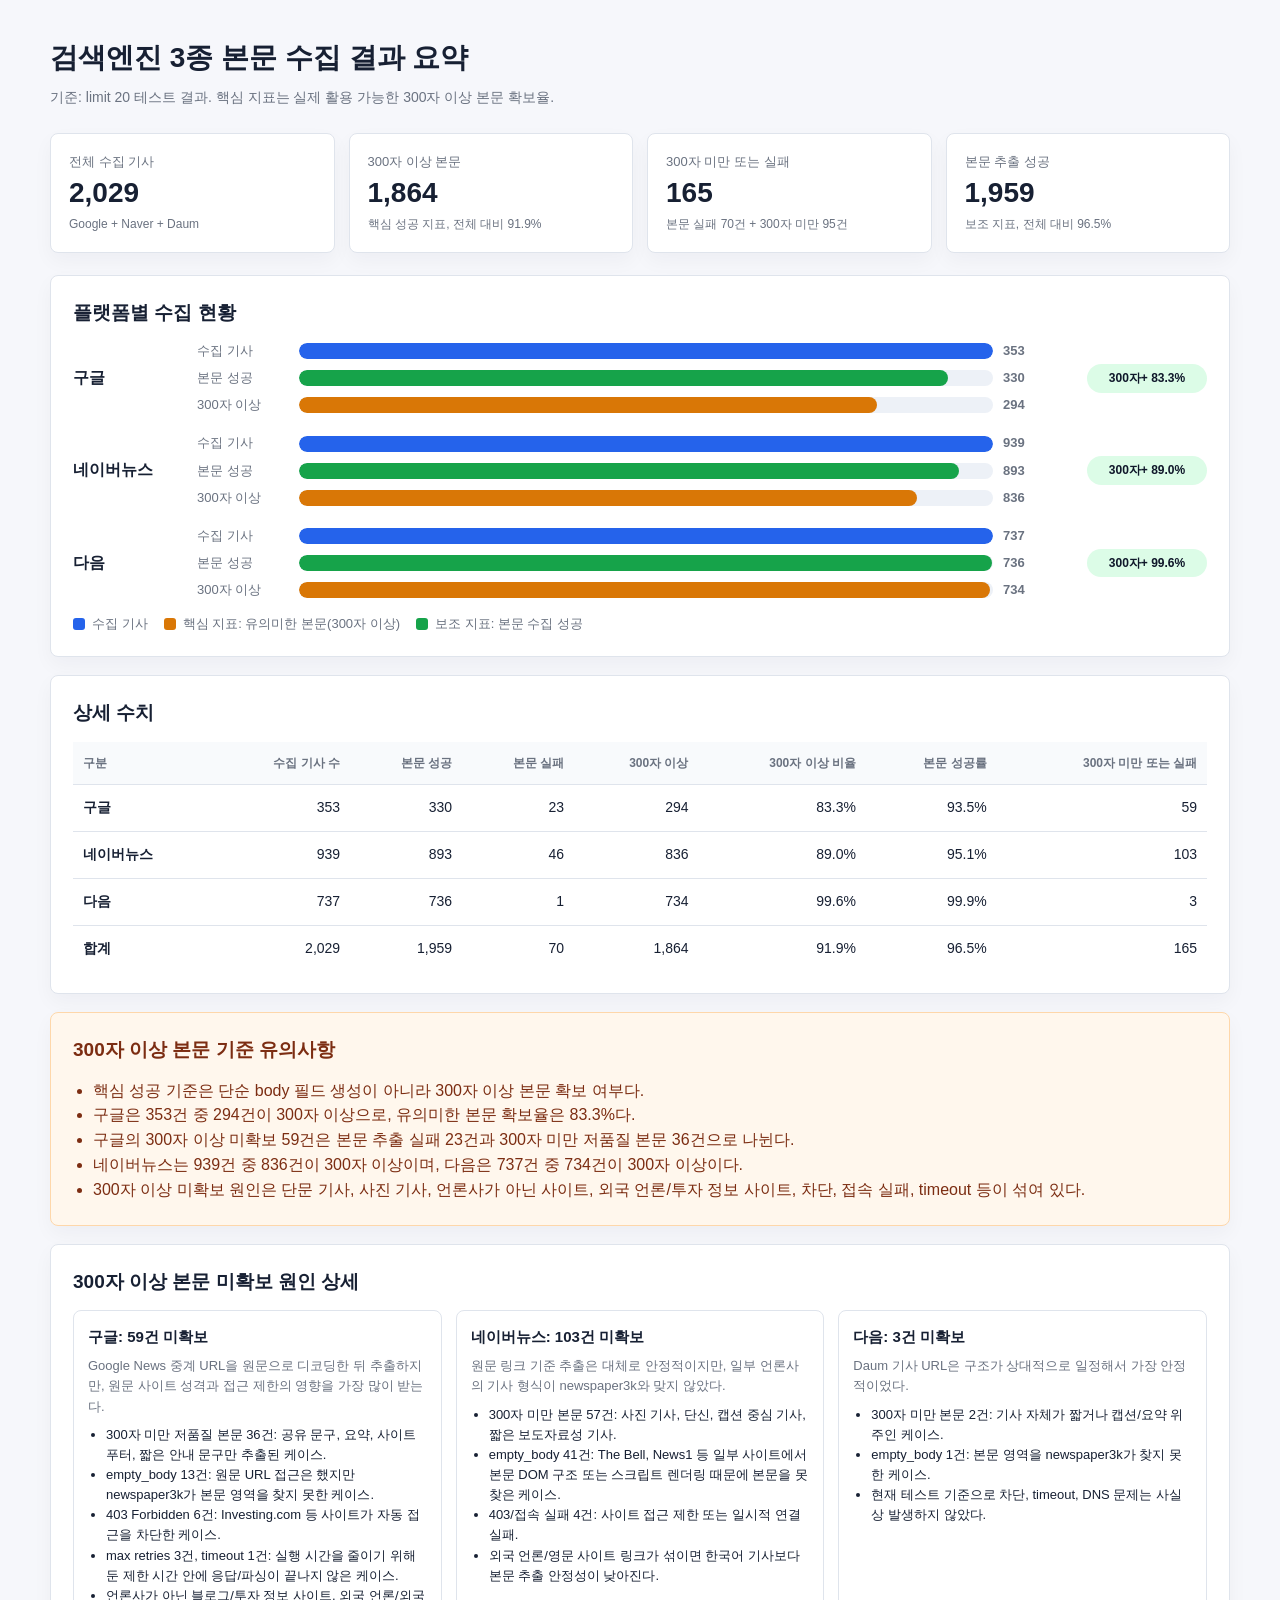
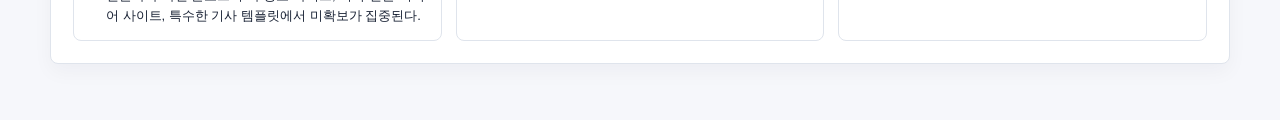
<file: docs/reports/search_engine_body_collection_summary.html>
<!doctype html>
<html lang="ko">
<head>
  <meta charset="utf-8">
  <meta name="viewport" content="width=device-width, initial-scale=1">
  <title>검색엔진 3종 본문 수집 결과 요약</title>
  <style>
    :root {
      --bg: #f6f7fb;
      --panel: #ffffff;
      --text: #172033;
      --muted: #6a7280;
      --line: #dfe4ec;
      --blue: #2563eb;
      --green: #16a34a;
      --amber: #d97706;
      --red: #dc2626;
      --soft-blue: #dbeafe;
      --soft-green: #dcfce7;
      --soft-amber: #fef3c7;
    }

    * {
      box-sizing: border-box;
    }

    body {
      margin: 0;
      background: var(--bg);
      color: var(--text);
      font-family: "Segoe UI", "Malgun Gothic", Arial, sans-serif;
      line-height: 1.55;
    }

    main {
      width: min(1180px, calc(100% - 40px));
      margin: 36px auto 56px;
    }

    header {
      margin-bottom: 24px;
    }

    h1 {
      margin: 0 0 8px;
      font-size: 28px;
      letter-spacing: 0;
    }

    .subtitle {
      margin: 0;
      color: var(--muted);
      font-size: 14px;
    }

    .summary-grid {
      display: grid;
      grid-template-columns: repeat(4, minmax(0, 1fr));
      gap: 14px;
      margin: 22px 0;
    }

    .card {
      background: var(--panel);
      border: 1px solid var(--line);
      border-radius: 8px;
      padding: 18px;
      box-shadow: 0 8px 20px rgba(20, 29, 46, 0.04);
    }

    .label {
      color: var(--muted);
      font-size: 13px;
      margin-bottom: 6px;
    }

    .value {
      font-size: 28px;
      font-weight: 700;
      line-height: 1.1;
    }

    .note {
      margin-top: 6px;
      color: var(--muted);
      font-size: 12px;
    }

    section {
      background: var(--panel);
      border: 1px solid var(--line);
      border-radius: 8px;
      padding: 22px;
      margin-top: 18px;
      box-shadow: 0 8px 20px rgba(20, 29, 46, 0.04);
    }

    h2 {
      margin: 0 0 14px;
      font-size: 19px;
    }

    .chart {
      display: grid;
      gap: 18px;
      margin-top: 8px;
    }

    .row {
      display: grid;
      grid-template-columns: 110px 1fr 120px;
      gap: 14px;
      align-items: center;
    }

    .source {
      font-weight: 700;
    }

    .bars {
      display: grid;
      gap: 7px;
    }

    .bar-line {
      display: grid;
      grid-template-columns: 92px 1fr 70px;
      gap: 10px;
      align-items: center;
      font-size: 13px;
      color: var(--muted);
    }

    .bar-track {
      height: 16px;
      background: #edf1f7;
      border-radius: 999px;
      overflow: hidden;
    }

    .bar {
      height: 100%;
      border-radius: 999px;
    }

    .collected {
      background: var(--blue);
    }

    .body {
      background: var(--green);
    }

    .meaningful {
      background: var(--amber);
    }

    .rate-pill {
      display: inline-flex;
      justify-content: center;
      min-width: 76px;
      padding: 5px 8px;
      border-radius: 999px;
      font-size: 12px;
      font-weight: 700;
      color: #0f172a;
      background: var(--soft-green);
    }

    table {
      width: 100%;
      border-collapse: collapse;
      font-size: 14px;
      margin-top: 6px;
    }

    th,
    td {
      border-bottom: 1px solid var(--line);
      padding: 12px 10px;
      text-align: right;
      vertical-align: middle;
    }

    th:first-child,
    td:first-child {
      text-align: left;
      font-weight: 700;
    }

    th {
      color: var(--muted);
      font-size: 12px;
      background: #f8fafc;
    }

    tr:last-child td {
      border-bottom: 0;
    }

    .legend {
      display: flex;
      flex-wrap: wrap;
      gap: 10px 16px;
      margin-top: 14px;
      color: var(--muted);
      font-size: 13px;
    }

    .legend-item {
      display: inline-flex;
      gap: 7px;
      align-items: center;
    }

    .swatch {
      width: 12px;
      height: 12px;
      border-radius: 3px;
    }

    .callout {
      background: #fff7ed;
      border-color: #fed7aa;
      color: #7c2d12;
    }

    .callout ul {
      margin: 8px 0 0;
      padding-left: 20px;
    }

    .reason-grid {
      display: grid;
      grid-template-columns: repeat(3, minmax(0, 1fr));
      gap: 14px;
      margin-top: 14px;
    }

    .reason-card {
      border: 1px solid var(--line);
      border-radius: 8px;
      padding: 14px;
      background: #ffffff;
    }

    .reason-card h3 {
      margin: 0 0 8px;
      font-size: 15px;
    }

    .reason-card p {
      margin: 0 0 8px;
      color: var(--muted);
      font-size: 13px;
    }

    .reason-card ul {
      margin: 0;
      padding-left: 18px;
      font-size: 13px;
    }

    @media (max-width: 860px) {
      main {
        width: min(100% - 24px, 760px);
      }

      .summary-grid {
        grid-template-columns: repeat(2, minmax(0, 1fr));
      }

      .row {
        grid-template-columns: 1fr;
      }

      .bar-line {
        grid-template-columns: 82px 1fr 58px;
      }

      .reason-grid {
        grid-template-columns: 1fr;
      }
    }
  </style>
</head>
<body>
  <main>
    <header>
      <h1>검색엔진 3종 본문 수집 결과 요약</h1>
      <p class="subtitle">기준: limit 20 테스트 결과. 핵심 지표는 실제 활용 가능한 300자 이상 본문 확보율.</p>
    </header>

    <div class="summary-grid">
      <div class="card">
        <div class="label">전체 수집 기사</div>
        <div class="value">2,029</div>
        <div class="note">Google + Naver + Daum</div>
      </div>
      <div class="card">
        <div class="label">300자 이상 본문</div>
        <div class="value">1,864</div>
        <div class="note">핵심 성공 지표, 전체 대비 91.9%</div>
      </div>
      <div class="card">
        <div class="label">300자 미만 또는 실패</div>
        <div class="value">165</div>
        <div class="note">본문 실패 70건 + 300자 미만 95건</div>
      </div>
      <div class="card">
        <div class="label">본문 추출 성공</div>
        <div class="value">1,959</div>
        <div class="note">보조 지표, 전체 대비 96.5%</div>
      </div>
    </div>

    <section>
      <h2>플랫폼별 수집 현황</h2>
      <div class="chart">
        <div class="row">
          <div class="source">구글</div>
          <div class="bars">
            <div class="bar-line"><span>수집 기사</span><div class="bar-track"><div class="bar collected" style="width: 100%"></div></div><strong>353</strong></div>
            <div class="bar-line"><span>본문 성공</span><div class="bar-track"><div class="bar body" style="width: 93.5%"></div></div><strong>330</strong></div>
            <div class="bar-line"><span>300자 이상</span><div class="bar-track"><div class="bar meaningful" style="width: 83.3%"></div></div><strong>294</strong></div>
          </div>
          <span class="rate-pill">300자+ 83.3%</span>
        </div>

        <div class="row">
          <div class="source">네이버뉴스</div>
          <div class="bars">
            <div class="bar-line"><span>수집 기사</span><div class="bar-track"><div class="bar collected" style="width: 100%"></div></div><strong>939</strong></div>
            <div class="bar-line"><span>본문 성공</span><div class="bar-track"><div class="bar body" style="width: 95.1%"></div></div><strong>893</strong></div>
            <div class="bar-line"><span>300자 이상</span><div class="bar-track"><div class="bar meaningful" style="width: 89.0%"></div></div><strong>836</strong></div>
          </div>
          <span class="rate-pill">300자+ 89.0%</span>
        </div>

        <div class="row">
          <div class="source">다음</div>
          <div class="bars">
            <div class="bar-line"><span>수집 기사</span><div class="bar-track"><div class="bar collected" style="width: 100%"></div></div><strong>737</strong></div>
            <div class="bar-line"><span>본문 성공</span><div class="bar-track"><div class="bar body" style="width: 99.9%"></div></div><strong>736</strong></div>
            <div class="bar-line"><span>300자 이상</span><div class="bar-track"><div class="bar meaningful" style="width: 99.6%"></div></div><strong>734</strong></div>
          </div>
          <span class="rate-pill">300자+ 99.6%</span>
        </div>
      </div>

      <div class="legend">
        <span class="legend-item"><span class="swatch collected"></span>수집 기사</span>
        <span class="legend-item"><span class="swatch meaningful"></span>핵심 지표: 유의미한 본문(300자 이상)</span>
        <span class="legend-item"><span class="swatch body"></span>보조 지표: 본문 수집 성공</span>
      </div>
    </section>

    <section>
      <h2>상세 수치</h2>
      <table>
        <thead>
          <tr>
            <th>구분</th>
            <th>수집 기사 수</th>
            <th>본문 성공</th>
            <th>본문 실패</th>
            <th>300자 이상</th>
            <th>300자 이상 비율</th>
            <th>본문 성공률</th>
            <th>300자 미만 또는 실패</th>
          </tr>
        </thead>
        <tbody>
          <tr>
            <td>구글</td>
            <td>353</td>
            <td>330</td>
            <td>23</td>
            <td>294</td>
            <td>83.3%</td>
            <td>93.5%</td>
            <td>59</td>
          </tr>
          <tr>
            <td>네이버뉴스</td>
            <td>939</td>
            <td>893</td>
            <td>46</td>
            <td>836</td>
            <td>89.0%</td>
            <td>95.1%</td>
            <td>103</td>
          </tr>
          <tr>
            <td>다음</td>
            <td>737</td>
            <td>736</td>
            <td>1</td>
            <td>734</td>
            <td>99.6%</td>
            <td>99.9%</td>
            <td>3</td>
          </tr>
          <tr>
            <td>합계</td>
            <td>2,029</td>
            <td>1,959</td>
            <td>70</td>
            <td>1,864</td>
            <td>91.9%</td>
            <td>96.5%</td>
            <td>165</td>
          </tr>
        </tbody>
      </table>
    </section>

    <section class="callout">
      <h2>300자 이상 본문 기준 유의사항</h2>
      <ul>
        <li>핵심 성공 기준은 단순 body 필드 생성이 아니라 300자 이상 본문 확보 여부다.</li>
        <li>구글은 353건 중 294건이 300자 이상으로, 유의미한 본문 확보율은 83.3%다.</li>
        <li>구글의 300자 이상 미확보 59건은 본문 추출 실패 23건과 300자 미만 저품질 본문 36건으로 나뉜다.</li>
        <li>네이버뉴스는 939건 중 836건이 300자 이상이며, 다음은 737건 중 734건이 300자 이상이다.</li>
        <li>300자 이상 미확보 원인은 단문 기사, 사진 기사, 언론사가 아닌 사이트, 외국 언론/투자 정보 사이트, 차단, 접속 실패, timeout 등이 섞여 있다.</li>
      </ul>
    </section>

    <section>
      <h2>300자 이상 본문 미확보 원인 상세</h2>
      <div class="reason-grid">
        <div class="reason-card">
          <h3>구글: 59건 미확보</h3>
          <p>Google News 중계 URL을 원문으로 디코딩한 뒤 추출하지만, 원문 사이트 성격과 접근 제한의 영향을 가장 많이 받는다.</p>
          <ul>
            <li>300자 미만 저품질 본문 36건: 공유 문구, 요약, 사이트 푸터, 짧은 안내 문구만 추출된 케이스.</li>
            <li>empty_body 13건: 원문 URL 접근은 했지만 newspaper3k가 본문 영역을 찾지 못한 케이스.</li>
            <li>403 Forbidden 6건: Investing.com 등 사이트가 자동 접근을 차단한 케이스.</li>
            <li>max retries 3건, timeout 1건: 실행 시간을 줄이기 위해 둔 제한 시간 안에 응답/파싱이 끝나지 않은 케이스.</li>
            <li>언론사가 아닌 블로그/투자 정보 사이트, 외국 언론/외국어 사이트, 특수한 기사 템플릿에서 미확보가 집중된다.</li>
          </ul>
        </div>

        <div class="reason-card">
          <h3>네이버뉴스: 103건 미확보</h3>
          <p>원문 링크 기준 추출은 대체로 안정적이지만, 일부 언론사의 기사 형식이 newspaper3k와 맞지 않았다.</p>
          <ul>
            <li>300자 미만 본문 57건: 사진 기사, 단신, 캡션 중심 기사, 짧은 보도자료성 기사.</li>
            <li>empty_body 41건: The Bell, News1 등 일부 사이트에서 본문 DOM 구조 또는 스크립트 렌더링 때문에 본문을 못 찾은 케이스.</li>
            <li>403/접속 실패 4건: 사이트 접근 제한 또는 일시적 연결 실패.</li>
            <li>외국 언론/영문 사이트 링크가 섞이면 한국어 기사보다 본문 추출 안정성이 낮아진다.</li>
          </ul>
        </div>

        <div class="reason-card">
          <h3>다음: 3건 미확보</h3>
          <p>Daum 기사 URL은 구조가 상대적으로 일정해서 가장 안정적이었다.</p>
          <ul>
            <li>300자 미만 본문 2건: 기사 자체가 짧거나 캡션/요약 위주인 케이스.</li>
            <li>empty_body 1건: 본문 영역을 newspaper3k가 찾지 못한 케이스.</li>
            <li>현재 테스트 기준으로 차단, timeout, DNS 문제는 사실상 발생하지 않았다.</li>
          </ul>
        </div>
      </div>
    </section>
  </main>
</body>
</html>
</file>
